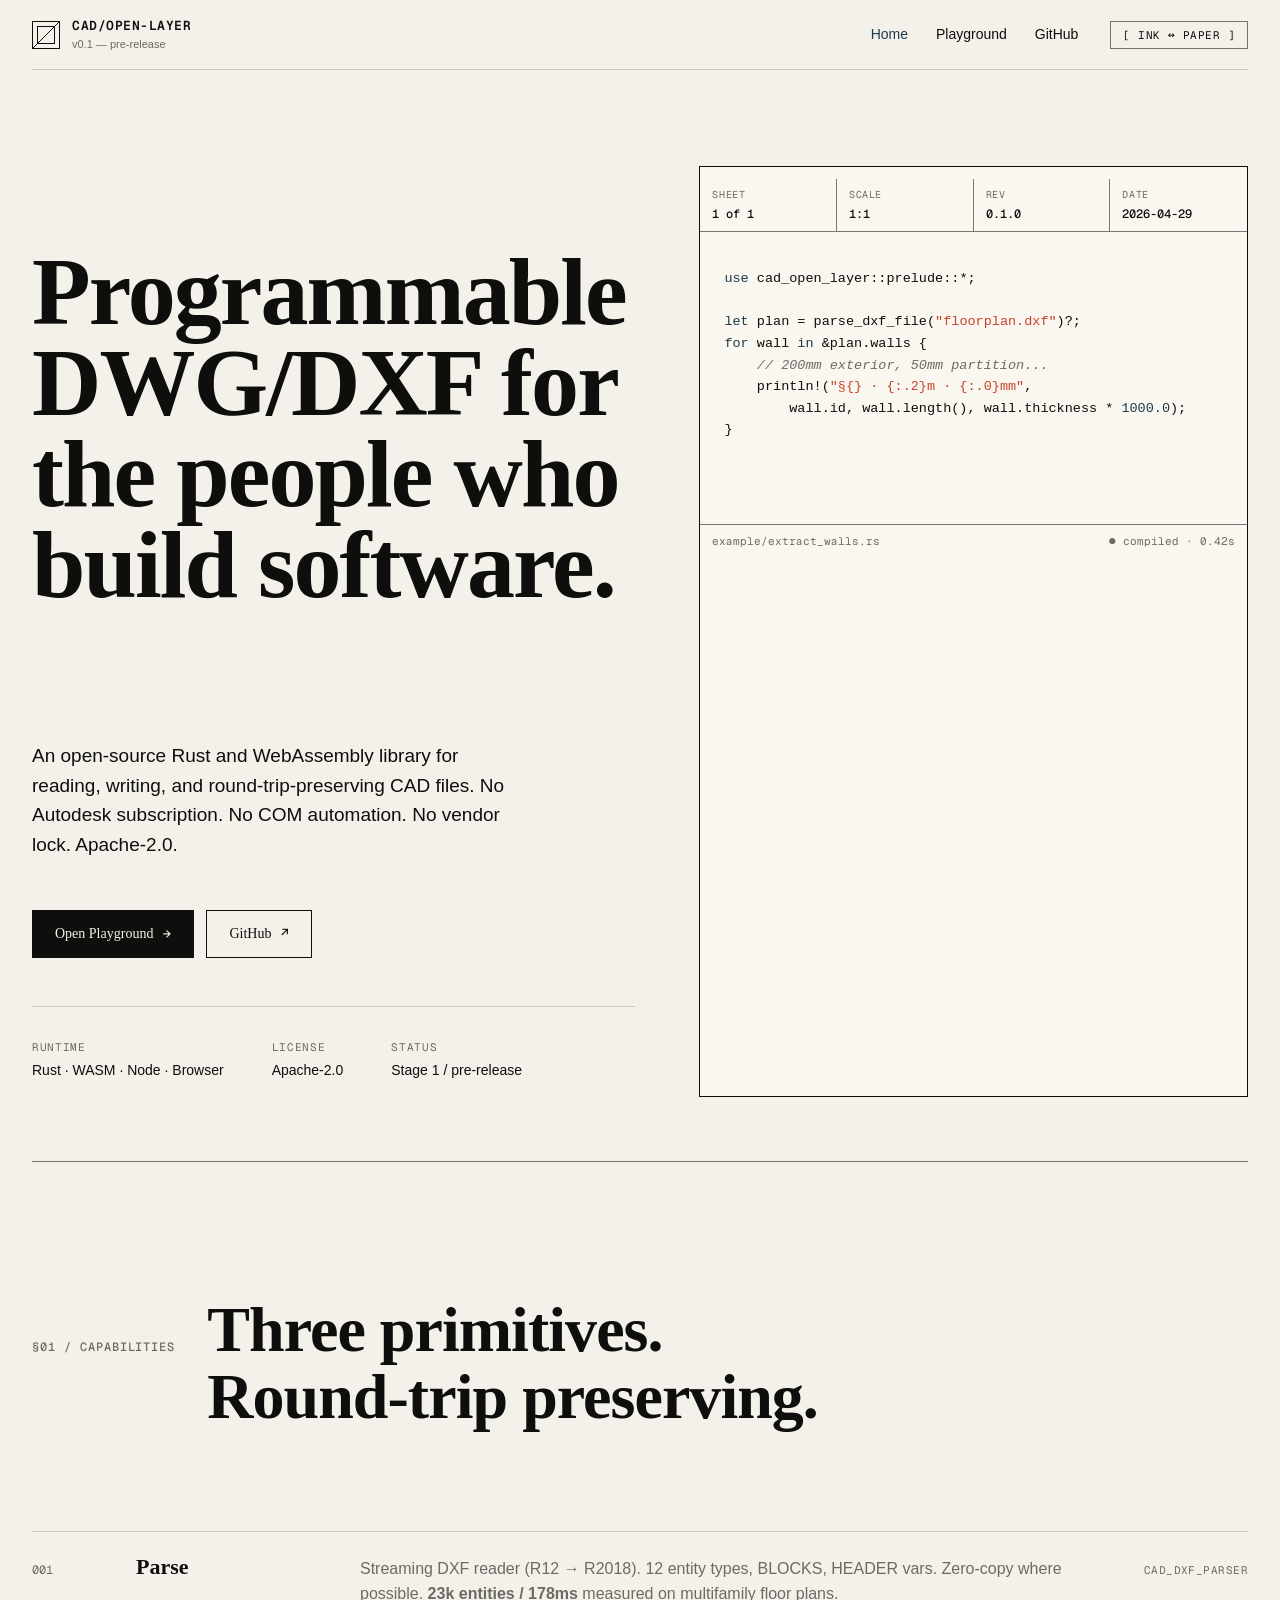
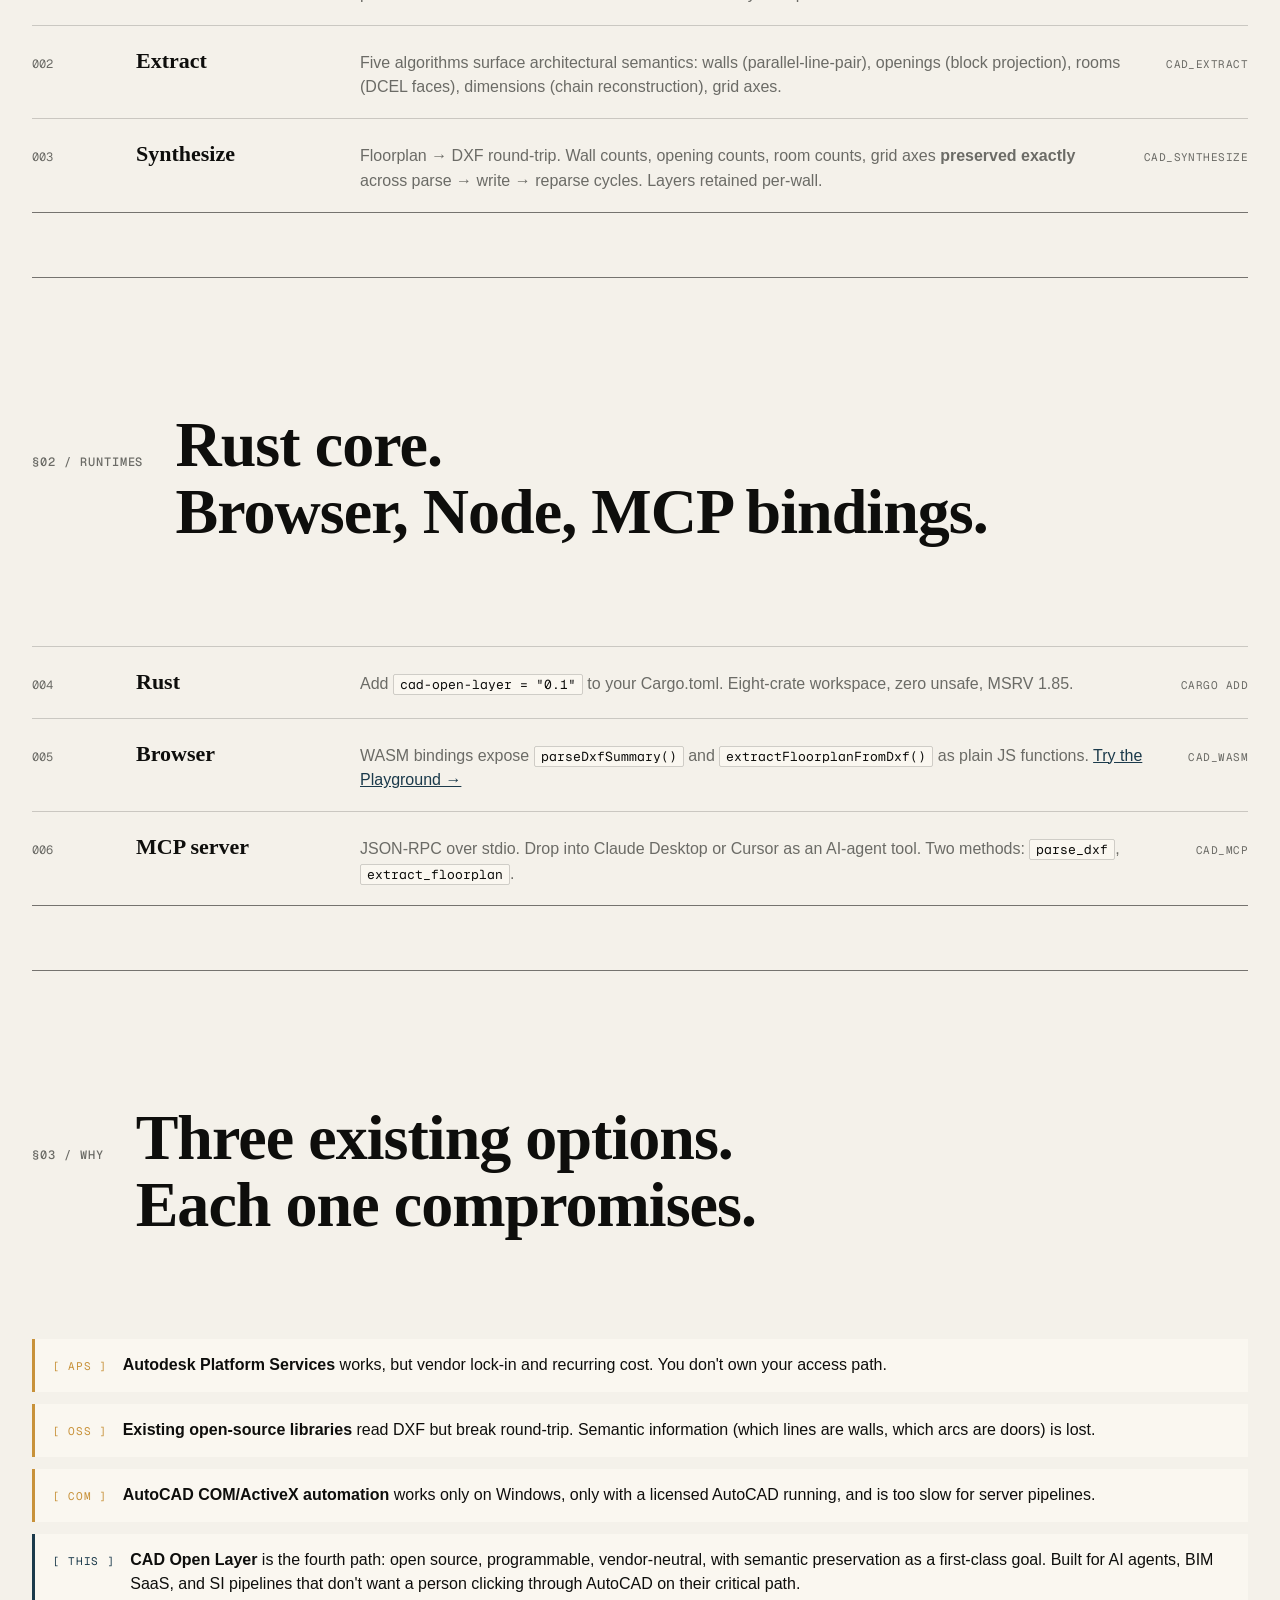
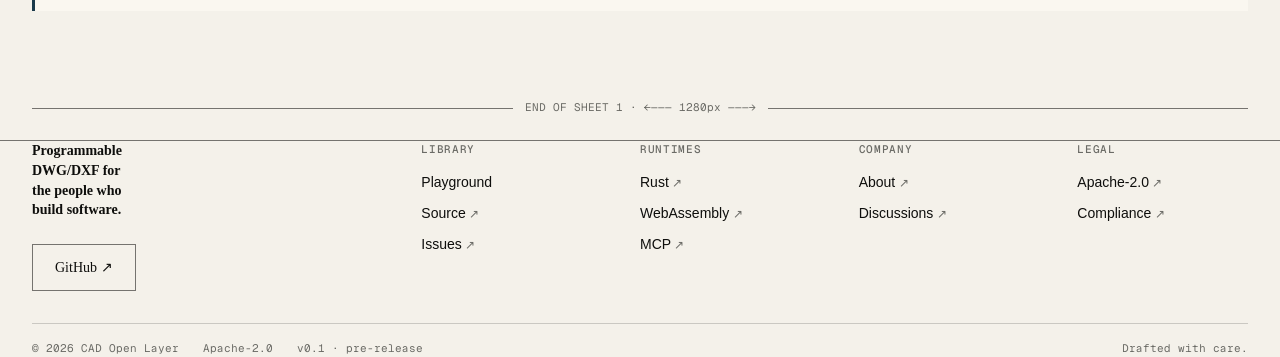
<file: web/index.html>
<!DOCTYPE html>
<html lang="en" data-theme="paper">
<head>
<meta charset="UTF-8">
<meta name="viewport" content="width=device-width, initial-scale=1.0">
<title>CAD Open Layer — programmable DWG/DXF for the people who build software</title>
<meta name="description" content="Open-source Rust + WebAssembly library for reading, writing, and round-trip-preserving DWG/DXF CAD files. Apache-2.0.">
<meta property="og:title" content="CAD Open Layer">
<meta property="og:description" content="Programmable DWG/DXF for the people who build software. Apache-2.0.">
<link rel="preconnect" href="https://api.fontshare.com">
<link rel="preconnect" href="https://fonts.googleapis.com">
<link rel="preconnect" href="https://fonts.gstatic.com" crossorigin>
<link href="https://api.fontshare.com/v2/css?f[]=cabinet-grotesk@600,700,800&f[]=switzer@400,500,600,700&display=swap" rel="stylesheet">
<link href="https://fonts.googleapis.com/css2?family=Geist+Mono:wght@400;500;600&display=swap" rel="stylesheet">
<link rel="stylesheet" href="./assets/style.css">
<style>
.hero {
  padding: 96px 0 64px;
  display: grid;
  grid-template-columns: 1.1fr 1fr;
  gap: 64px;
}
.hero-prose { display: flex; flex-direction: column; gap: 32px; }
.hero-meta {
  display: flex;
  gap: 48px;
  align-items: baseline;
  padding-top: 32px;
  border-top: 1px solid var(--rule);
}
.hero-meta dt { font-family: 'Geist Mono'; font-size: 11px; color: var(--muted); letter-spacing: 0.06em; text-transform: uppercase; margin-bottom: 4px; }
.hero-meta dd { margin: 0; font-size: 14px; font-weight: 500; }

@media (max-width: 960px) {
  .hero { grid-template-columns: 1fr; padding: 64px 0 48px; gap: 48px; }
  .hero-meta { flex-wrap: wrap; gap: 24px; }
}
</style>
</head>
<body>

<header class="frame">
  <div class="page-header">
    <a class="brand" href="./index.html">
      <div class="brand-mark"></div>
      <div>
        <div class="brand-name">CAD/OPEN-LAYER</div>
        <div class="brand-version">v0.1 — pre-release</div>
      </div>
    </a>
    <nav class="nav-primary">
      <a href="./index.html" class="active">Home</a>
      <a href="./playground.html">Playground</a>
      <a href="https://github.com/shgkrrl0924/cad-open-layer">GitHub</a>
    </nav>
    <button class="theme-toggle" onclick="toggleTheme()" aria-label="Toggle theme">[ INK ↔ PAPER ]</button>
  </div>
</header>

<main class="frame">

  <section class="hero">
    <div class="hero-prose">
      <h1 class="display-1">
        Programmable<br>
        DWG/DXF for<br>
        the people who<br>
        build software.
      </h1>
      <p class="body-lg" style="max-width: 480px;">
        An open-source Rust and WebAssembly library for reading, writing, and round-trip-preserving CAD files. No Autodesk subscription. No COM automation. No vendor lock. Apache-2.0.
      </p>
      <div style="display: flex; gap: 12px; flex-wrap: wrap;">
        <a href="./playground.html" class="btn">Open Playground <span class="arrow">→</span></a>
        <a href="https://github.com/shgkrrl0924/cad-open-layer" class="btn btn-secondary">GitHub <span class="arrow">↗</span></a>
      </div>
      <dl class="hero-meta">
        <div><dt>RUNTIME</dt><dd>Rust · WASM · Node · Browser</dd></div>
        <div><dt>LICENSE</dt><dd>Apache-2.0</dd></div>
        <div><dt>STATUS</dt><dd>Stage 1 / pre-release</dd></div>
      </dl>
    </div>

    <div class="titleblock">
      <dl class="titleblock-header">
        <div><dt>SHEET</dt><dd>1 of 1</dd></div>
        <div><dt>SCALE</dt><dd>1:1</dd></div>
        <div><dt>REV</dt><dd>0.1.0</dd></div>
        <div><dt>DATE</dt><dd>2026-04-29</dd></div>
      </dl>
      <div class="titleblock-body">
<pre><span class="tk-kw">use</span> <span class="tk-fn">cad_open_layer</span>::prelude::*;

<span class="tk-kw">let</span> plan = <span class="tk-fn">parse_dxf_file</span>(<span class="tk-str">"floorplan.dxf"</span>)?;
<span class="tk-kw">for</span> wall <span class="tk-kw">in</span> &amp;plan.walls {
    <span class="tk-com">// 200mm exterior, 50mm partition...</span>
    <span class="tk-fn">println!</span>(<span class="tk-str">"§{} · {:.2}m · {:.0}mm"</span>,
        wall.id, wall.<span class="tk-fn">length</span>(), wall.thickness * <span class="tk-num">1000.0</span>);
}</pre>
      </div>
      <div class="titleblock-footer">
        <span>example/extract_walls.rs</span>
        <span>● compiled · 0.42s</span>
      </div>
    </div>
  </section>

  <section class="block">
    <div class="block-head">
      <span class="section-no">§01 / CAPABILITIES</span>
      <h2 class="display-2">Three primitives.<br>Round-trip preserving.</h2>
    </div>

    <div class="cap-table">
      <span class="cap-num">001</span>
      <span class="cap-title">Parse</span>
      <span class="cap-desc">Streaming DXF reader (R12 → R2018). 12 entity types, BLOCKS, HEADER vars. Zero-copy where possible. <strong>23k entities / 178ms</strong> measured on multifamily floor plans.</span>
      <span class="cap-meta">cad_dxf_parser</span>
    </div>
    <div class="cap-table">
      <span class="cap-num">002</span>
      <span class="cap-title">Extract</span>
      <span class="cap-desc">Five algorithms surface architectural semantics: walls (parallel-line-pair), openings (block projection), rooms (DCEL faces), dimensions (chain reconstruction), grid axes.</span>
      <span class="cap-meta">cad_extract</span>
    </div>
    <div class="cap-table">
      <span class="cap-num">003</span>
      <span class="cap-title">Synthesize</span>
      <span class="cap-desc">Floorplan → DXF round-trip. Wall counts, opening counts, room counts, grid axes <strong>preserved exactly</strong> across parse → write → reparse cycles. Layers retained per-wall.</span>
      <span class="cap-meta">cad_synthesize</span>
    </div>
  </section>

  <section class="block">
    <div class="block-head">
      <span class="section-no">§02 / RUNTIMES</span>
      <h2 class="display-2">Rust core.<br>Browser, Node, MCP bindings.</h2>
    </div>

    <div class="cap-table">
      <span class="cap-num">004</span>
      <span class="cap-title">Rust</span>
      <span class="cap-desc">Add <code class="mono" style="font-size: 13px;">cad-open-layer = "0.1"</code> to your Cargo.toml. Eight-crate workspace, zero unsafe, MSRV 1.85.</span>
      <span class="cap-meta">cargo add</span>
    </div>
    <div class="cap-table">
      <span class="cap-num">005</span>
      <span class="cap-title">Browser</span>
      <span class="cap-desc">WASM bindings expose <code class="mono" style="font-size: 13px;">parseDxfSummary()</code> and <code class="mono" style="font-size: 13px;">extractFloorplanFromDxf()</code> as plain JS functions. <a href="./playground.html" style="color: var(--accent);">Try the Playground →</a></span>
      <span class="cap-meta">cad_wasm</span>
    </div>
    <div class="cap-table">
      <span class="cap-num">006</span>
      <span class="cap-title">MCP server</span>
      <span class="cap-desc">JSON-RPC over stdio. Drop into Claude Desktop or Cursor as an AI-agent tool. Two methods: <code class="mono" style="font-size: 13px;">parse_dxf</code>, <code class="mono" style="font-size: 13px;">extract_floorplan</code>.</span>
      <span class="cap-meta">cad_mcp</span>
    </div>
  </section>

  <section class="block">
    <div class="block-head">
      <span class="section-no">§03 / WHY</span>
      <h2 class="display-2">Three existing options.<br>Each one compromises.</h2>
    </div>

    <div class="alerts">
      <div class="alert alert-warn">
        <span class="alert-icon">[ APS ]</span>
        <div>
          <strong>Autodesk Platform Services</strong> works, but vendor lock-in and recurring cost. You don't own your access path.
        </div>
      </div>
      <div class="alert alert-warn">
        <span class="alert-icon">[ OSS ]</span>
        <div>
          <strong>Existing open-source libraries</strong> read DXF but break round-trip. Semantic information (which lines are walls, which arcs are doors) is lost.
        </div>
      </div>
      <div class="alert alert-warn">
        <span class="alert-icon">[ COM ]</span>
        <div>
          <strong>AutoCAD COM/ActiveX automation</strong> works only on Windows, only with a licensed AutoCAD running, and is too slow for server pipelines.
        </div>
      </div>
      <div class="alert alert-info">
        <span class="alert-icon">[ THIS ]</span>
        <div>
          <strong>CAD Open Layer</strong> is the fourth path: open source, programmable, vendor-neutral, with semantic preservation as a first-class goal. Built for AI agents, BIM SaaS, and SI pipelines that don't want a person clicking through AutoCAD on their critical path.
        </div>
      </div>
    </div>
  </section>

  <div class="dim-line"><span>END OF SHEET 1 · ←——— 1280px ———→</span></div>

</main>

<footer class="frame">
  <div class="foot-grid">
    <div>
      <div class="foot-tag">Programmable<br>DWG/DXF for<br>the people who<br>build software.</div>
      <div style="margin-top: 24px; display: flex; gap: 12px;">
        <a href="https://github.com/shgkrrl0924/cad-open-layer" class="btn btn-ghost">GitHub ↗</a>
      </div>
    </div>
    <div class="foot-col">
      <h4>LIBRARY</h4>
      <ul>
        <li><a href="./playground.html">Playground</a></li>
        <li><a href="https://github.com/shgkrrl0924/cad-open-layer">Source</a></li>
        <li><a href="https://github.com/shgkrrl0924/cad-open-layer/issues">Issues</a></li>
      </ul>
    </div>
    <div class="foot-col">
      <h4>RUNTIMES</h4>
      <ul>
        <li><a href="https://github.com/shgkrrl0924/cad-open-layer/tree/main/crates/cad-dxf-parser">Rust</a></li>
        <li><a href="https://github.com/shgkrrl0924/cad-open-layer/tree/main/crates/cad-wasm">WebAssembly</a></li>
        <li><a href="https://github.com/shgkrrl0924/cad-open-layer/tree/main/crates/cad-mcp">MCP</a></li>
      </ul>
    </div>
    <div class="foot-col">
      <h4>COMPANY</h4>
      <ul>
        <li><a href="https://github.com/shgkrrl0924/cad-open-layer/blob/main/README.md">About</a></li>
        <li><a href="https://github.com/shgkrrl0924/cad-open-layer/discussions">Discussions</a></li>
      </ul>
    </div>
    <div class="foot-col">
      <h4>LEGAL</h4>
      <ul>
        <li><a href="https://github.com/shgkrrl0924/cad-open-layer/blob/main/LICENSE">Apache-2.0</a></li>
        <li><a href="https://github.com/shgkrrl0924/cad-open-layer/tree/main/legal-package">Compliance</a></li>
      </ul>
    </div>
  </div>
  <div class="foot-meta">
    <span>© 2026 CAD Open Layer</span>
    <span>Apache-2.0</span>
    <span>v0.1 · pre-release</span>
    <span style="margin-left: auto;">Drafted with care.</span>
  </div>
</footer>

<script>
function toggleTheme() {
  const root = document.documentElement;
  const next = root.dataset.theme === "ink" ? "paper" : "ink";
  root.dataset.theme = next;
  document.querySelector(".theme-toggle").textContent = next === "ink" ? "[ PAPER ]" : "[ INK ]";
  try { localStorage.setItem("theme", next); } catch (e) {}
}
(function () {
  try {
    const saved = localStorage.getItem("theme");
    if (saved) document.documentElement.dataset.theme = saved;
  } catch (e) {}
})();
</script>

</body>
</html>
</file>
<file: web/assets/style.css>
/* CAD Open Layer — drafting-paper brutalism design system.
   See DESIGN.md in repo root for the canonical reference. */

:root[data-theme="paper"] {
  --ink: #0E0E0C;
  --paper: #F4F1EA;
  --prussian: #1B3A4B;
  --minium: #C8412A;
  --graphite: #6B6B66;
  --patina: #9FB8A8;
  --onionskin: #E8DFC8;
  --rule: rgba(14, 14, 12, 0.18);
  --rule-strong: rgba(14, 14, 12, 0.55);
  --bg: var(--paper);
  --fg: var(--ink);
  --muted: var(--graphite);
  --accent: var(--prussian);
  --warn: var(--minium);
  --surface: #FAF7F0;
  --hover: var(--onionskin);
}
:root[data-theme="ink"] {
  --ink: #F4F1EA;
  --paper: #0E0E0C;
  --prussian: #6FA8C0;
  --minium: #E36F58;
  --graphite: #8E8E8A;
  --patina: #9FB8A8;
  --onionskin: #1A1A18;
  --rule: rgba(244, 241, 234, 0.14);
  --rule-strong: rgba(244, 241, 234, 0.4);
  --bg: var(--paper);
  --fg: var(--ink);
  --muted: var(--graphite);
  --accent: var(--prussian);
  --warn: var(--minium);
  --surface: #141412;
  --hover: var(--onionskin);
}

* { box-sizing: border-box; }
html { font-size: 16px; }
body {
  margin: 0;
  background: var(--bg);
  color: var(--fg);
  font-family: 'Switzer', -apple-system, sans-serif;
  font-weight: 400;
  line-height: 1.55;
  font-feature-settings: "ss01", "tnum";
  -webkit-font-smoothing: antialiased;
  text-rendering: optimizeLegibility;
}

/* Type system */
.display-1 { font-family: 'Cabinet Grotesk'; font-weight: 800; font-size: clamp(48px, 7.5vw, 96px); line-height: 0.95; letter-spacing: -0.02em; }
.display-2 { font-family: 'Cabinet Grotesk'; font-weight: 700; font-size: clamp(36px, 5vw, 64px); line-height: 1.05; letter-spacing: -0.015em; }
.h1 { font-family: 'Cabinet Grotesk'; font-weight: 600; font-size: 36px; line-height: 1.15; letter-spacing: -0.01em; }
.h2 { font-family: 'Cabinet Grotesk'; font-weight: 600; font-size: 24px; line-height: 1.2; }
.body-lg { font-size: 19px; line-height: 1.55; }
.caption { font-weight: 500; font-size: 13px; letter-spacing: 0.02em; }
.mono { font-family: 'Geist Mono', ui-monospace, monospace; font-feature-settings: "ss02", "tnum"; }
.section-no { font-family: 'Geist Mono'; font-size: 12px; font-weight: 500; color: var(--muted); letter-spacing: 0.08em; text-transform: uppercase; }

/* Layout */
.frame { max-width: 1280px; margin: 0 auto; padding: 0 32px; }
.rule { border-top: 1px solid var(--rule); margin: 0; }

/* Page header */
.page-header {
  display: grid;
  grid-template-columns: 1fr auto auto;
  align-items: center;
  padding: 16px 0;
  gap: 32px;
  border-bottom: 1px solid var(--rule);
}
.brand { display: flex; align-items: center; gap: 12px; text-decoration: none; color: inherit; }
.brand-mark {
  width: 28px; height: 28px;
  border: 1.5px solid var(--ink);
  position: relative;
}
.brand-mark::before {
  content: "";
  position: absolute;
  inset: 4px;
  border: 1px solid var(--ink);
}
.brand-mark::after {
  content: "";
  position: absolute;
  inset: 0;
  background: linear-gradient(135deg, transparent 49.5%, var(--ink) 49.5%, var(--ink) 50.5%, transparent 50.5%);
}
.brand-name { font-family: 'Geist Mono'; font-size: 13px; font-weight: 600; letter-spacing: 0.04em; }
.brand-version { font-size: 11px; color: var(--muted); }

nav.nav-primary { display: flex; gap: 28px; }
nav.nav-primary a { color: var(--fg); text-decoration: none; font-size: 14px; font-weight: 500; }
nav.nav-primary a:hover { color: var(--accent); }
nav.nav-primary a.active { color: var(--accent); }

.theme-toggle {
  background: none;
  border: 1px solid var(--rule-strong);
  padding: 6px 12px;
  font-family: 'Geist Mono';
  font-size: 11px;
  cursor: pointer;
  color: var(--fg);
  letter-spacing: 0.04em;
}
.theme-toggle:hover { background: var(--hover); }

/* Inline code */
code {
  font-family: 'Geist Mono', ui-monospace, monospace;
  font-size: 0.92em;
  background: var(--surface);
  border: 1px solid var(--rule);
  padding: 1px 6px;
  border-radius: 2px;
  color: var(--fg);
}

/* External link affordance — only in footer columns where users need the cue.
   Nav and inline links elsewhere have their own visual context. */
.foot-col a[href^="http"]::after {
  content: " ↗";
  font-size: 0.85em;
  color: var(--muted);
}

/* Buttons */
.btn {
  display: inline-flex;
  align-items: center;
  gap: 10px;
  font-family: 'Switzer';
  font-weight: 500;
  font-size: 14px;
  padding: 12px 22px;
  border: 1.5px solid var(--ink);
  background: var(--ink);
  color: var(--paper);
  text-decoration: none;
  cursor: pointer;
  transition: 0.12s ease all;
}
.btn:hover { background: var(--accent); border-color: var(--accent); color: var(--paper); }
.btn-secondary { background: transparent; color: var(--ink); }
.btn-secondary:hover { background: var(--ink); color: var(--paper); }
.btn-ghost { background: transparent; color: var(--fg); border: 1px solid var(--rule-strong); }
.btn-ghost:hover { background: var(--hover); border-color: var(--ink); }
.btn .arrow { font-family: 'Geist Mono'; font-size: 13px; }

/* Title block (drafting frame) */
.titleblock {
  border: 1.5px solid var(--ink);
  background: var(--surface);
  font-family: 'Geist Mono';
  font-size: 12px;
  display: grid;
  grid-template-rows: auto auto 1fr auto;
}
.titleblock-header {
  display: grid;
  grid-template-columns: repeat(4, 1fr);
  border-bottom: 1px solid var(--rule-strong);
}
.titleblock-header > div {
  padding: 8px 12px;
  border-right: 1px solid var(--rule-strong);
}
.titleblock-header > div:last-child { border-right: none; }
.titleblock-header dt { color: var(--muted); font-size: 10px; letter-spacing: 0.06em; text-transform: uppercase; margin: 0 0 2px; }
.titleblock-header dd { margin: 0; font-weight: 500; color: var(--fg); }
.titleblock-body { padding: 24px; min-height: 280px; }
.titleblock-body pre { margin: 0; font-size: 13.5px; line-height: 1.6; color: var(--fg); white-space: pre; overflow-x: auto; }
.titleblock-footer {
  padding: 8px 12px;
  border-top: 1px solid var(--rule-strong);
  display: flex;
  justify-content: space-between;
  color: var(--muted);
  font-size: 11px;
}

/* Code highlighting */
.tk-kw { color: var(--accent); font-weight: 500; }
.tk-fn { color: var(--ink); font-weight: 500; }
.tk-str { color: var(--minium); }
.tk-num { color: var(--accent); }
.tk-com { color: var(--muted); font-style: italic; }

/* Section block */
section.block { padding: 80px 0 64px; border-top: 1px solid var(--rule-strong); }
.block-head {
  display: grid;
  grid-template-columns: auto 1fr;
  gap: 32px;
  align-items: baseline;
  margin-bottom: 48px;
}
.block-head .section-no { white-space: nowrap; }

/* Capability table */
.cap-table {
  display: grid;
  grid-template-columns: 80px 200px 1fr auto;
  gap: 24px;
  padding: 18px 0;
  border-top: 1px solid var(--rule);
  align-items: baseline;
}
.cap-table:first-of-type { border-top: 1px solid var(--rule-strong); }
.cap-table:last-of-type { border-bottom: 1px solid var(--rule-strong); }
.cap-num { font-family: 'Geist Mono'; font-size: 12px; color: var(--muted); }
.cap-title { font-family: 'Cabinet Grotesk'; font-weight: 600; font-size: 22px; }
.cap-desc { color: var(--muted); }
.cap-meta { font-family: 'Geist Mono'; font-size: 11px; color: var(--muted); letter-spacing: 0.04em; text-transform: uppercase; }

/* Alerts */
.alerts { display: grid; gap: 12px; margin-top: 16px; }
.alert {
  display: grid;
  grid-template-columns: auto 1fr;
  gap: 16px;
  align-items: baseline;
  padding: 14px 18px;
  border-left: 3px solid;
  background: var(--surface);
}
.alert-icon { font-family: 'Geist Mono'; font-size: 11px; letter-spacing: 0.06em; }
.alert-success { border-color: var(--patina); }
.alert-warn { border-color: #C8923A; }
.alert-error { border-color: var(--minium); }
.alert-info { border-color: var(--accent); }
.alert-success .alert-icon { color: var(--patina); }
.alert-warn .alert-icon { color: #C8923A; }
.alert-error .alert-icon { color: var(--minium); }
.alert-info .alert-icon { color: var(--accent); }

/* Footer */
footer { padding: 64px 0 48px; border-top: 1px solid var(--rule-strong); margin-top: 96px; }
.foot-grid { display: grid; grid-template-columns: 2fr repeat(4, 1fr); gap: 48px; }
.foot-col h4 { font-family: 'Geist Mono'; font-size: 11px; color: var(--muted); letter-spacing: 0.06em; text-transform: uppercase; margin: 0 0 12px; font-weight: 500; }
.foot-col ul { list-style: none; padding: 0; margin: 0; display: grid; gap: 6px; }
.foot-col a { color: var(--fg); text-decoration: none; font-size: 14px; }
.foot-col a:hover { color: var(--accent); }
.foot-tag { font-family: 'Cabinet Grotesk'; font-weight: 600; font-size: 14px; max-width: 360px; line-height: 1.4; }
.foot-meta {
  display: flex;
  gap: 24px;
  margin-top: 32px;
  padding-top: 16px;
  border-top: 1px solid var(--rule);
  font-family: 'Geist Mono';
  font-size: 11px;
  color: var(--muted);
}

/* Dim line section break */
.dim-line {
  position: relative;
  padding: 24px 0;
  color: var(--muted);
  font-family: 'Geist Mono';
  font-size: 11px;
  text-align: center;
}
.dim-line::before, .dim-line::after {
  content: "";
  position: absolute;
  top: 50%;
  height: 1px;
  background: var(--rule-strong);
}
.dim-line::before { left: 0; right: 50%; margin-right: 60px; }
.dim-line::after { left: 50%; right: 0; margin-left: 60px; }
.dim-line span { padding: 0 12px; background: var(--bg); position: relative; z-index: 1; }

/* Responsive */
@media (max-width: 960px) {
  .frame { padding: 0 16px; }
  nav.nav-primary { display: none; }
  .cap-table { grid-template-columns: 1fr; gap: 8px; }
  .foot-grid { grid-template-columns: 1fr 1fr; }
}
</file>
